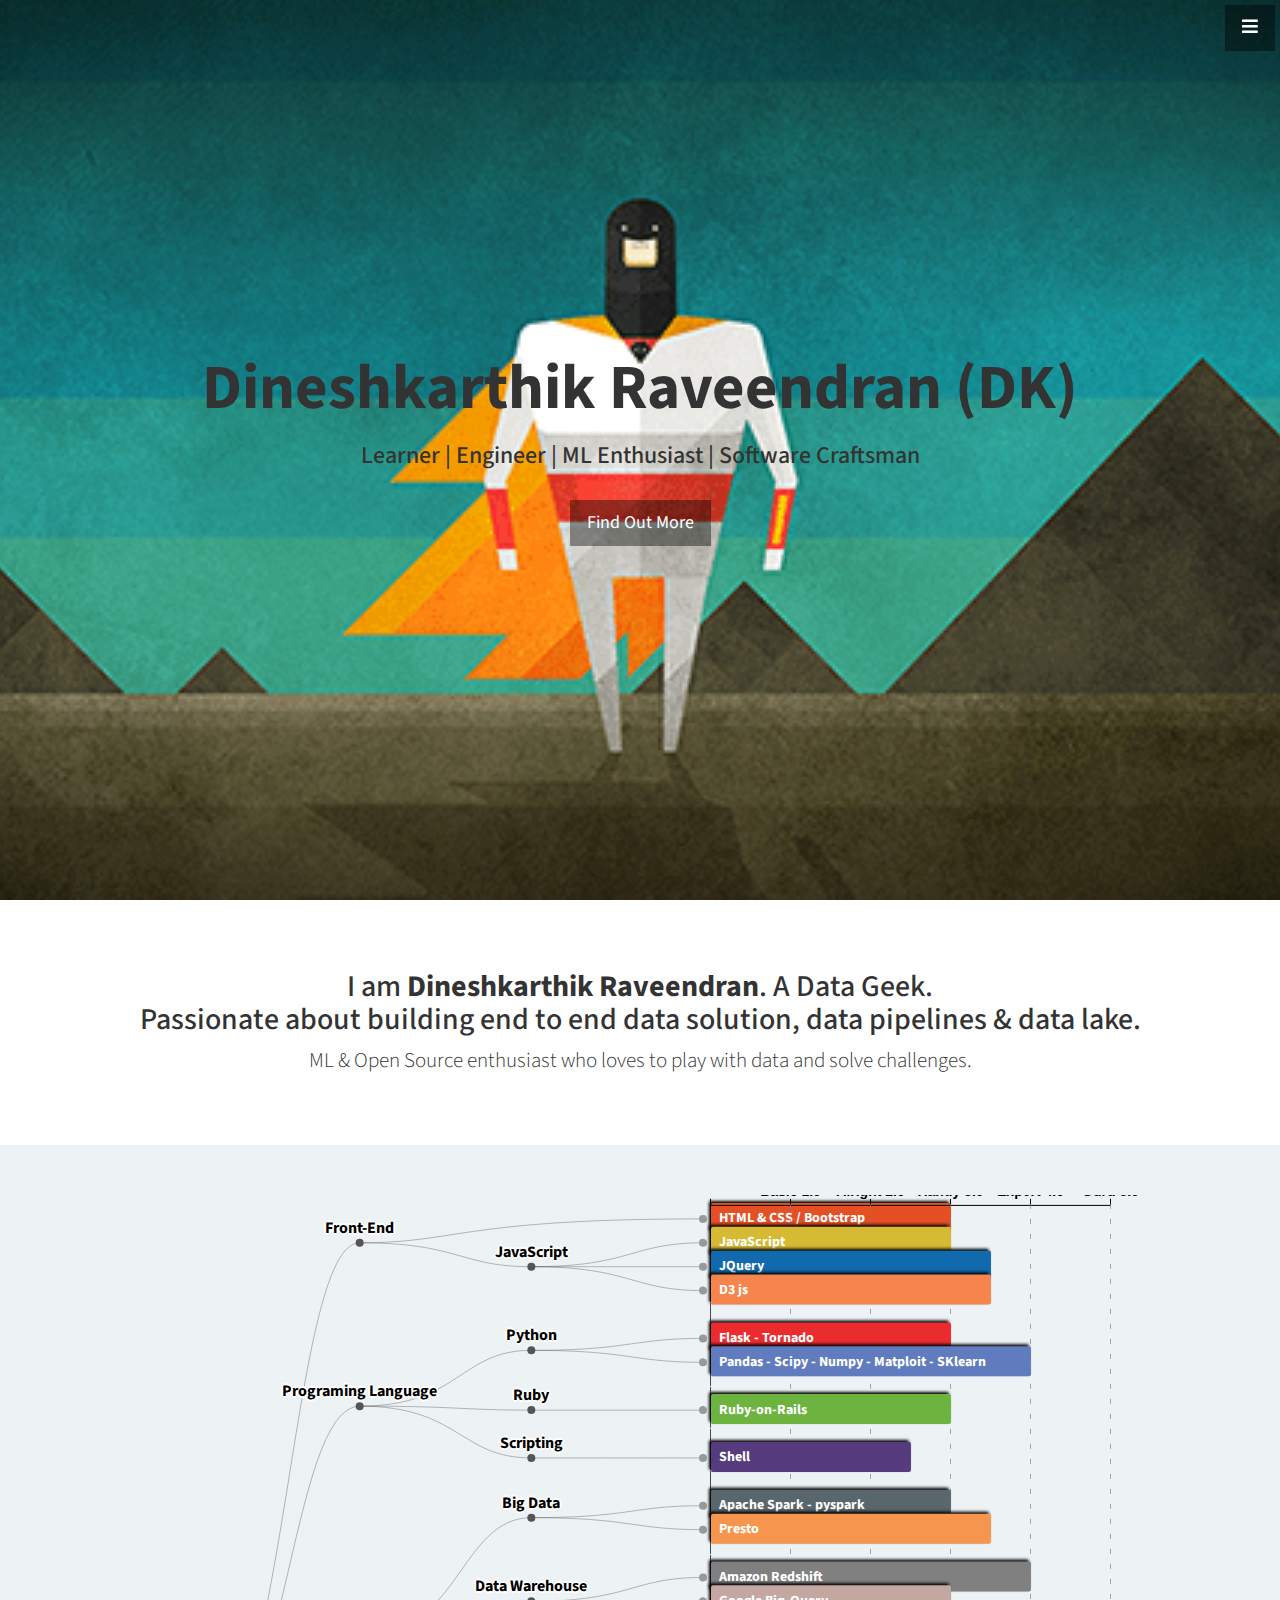
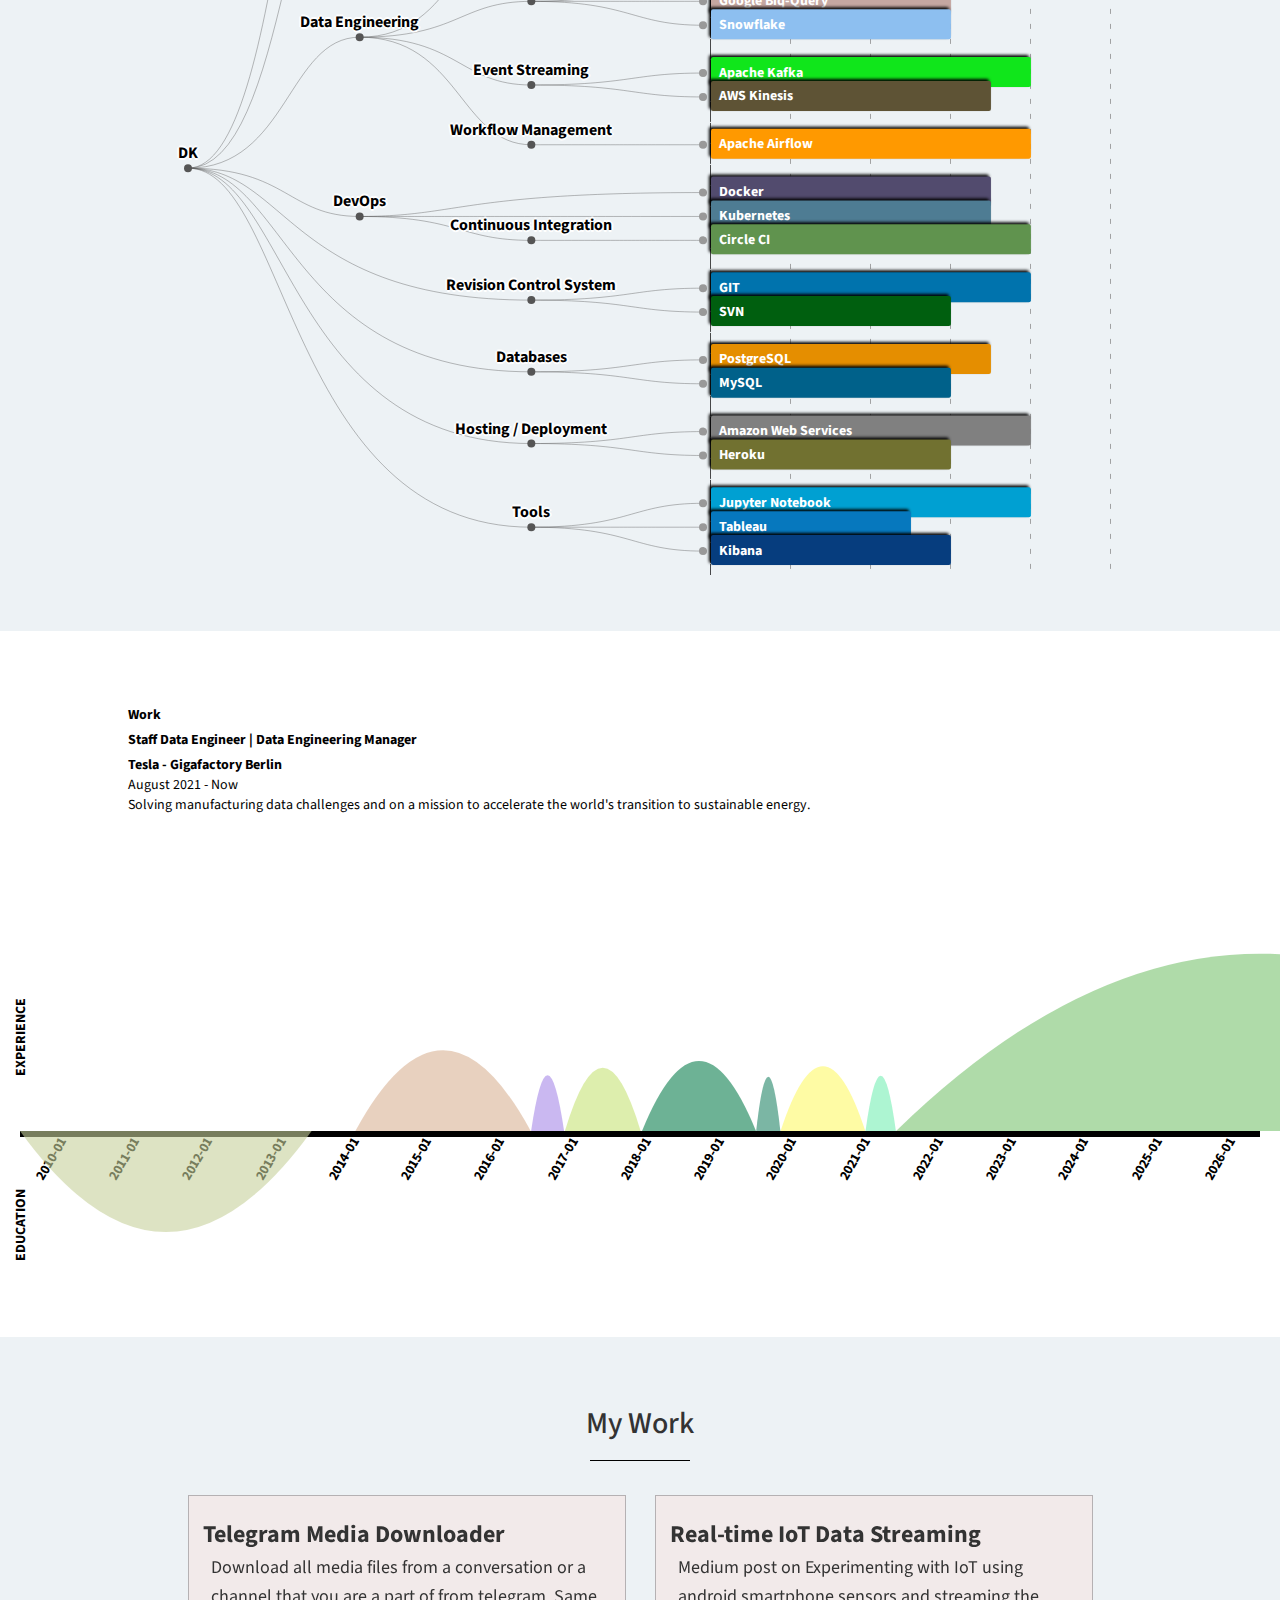
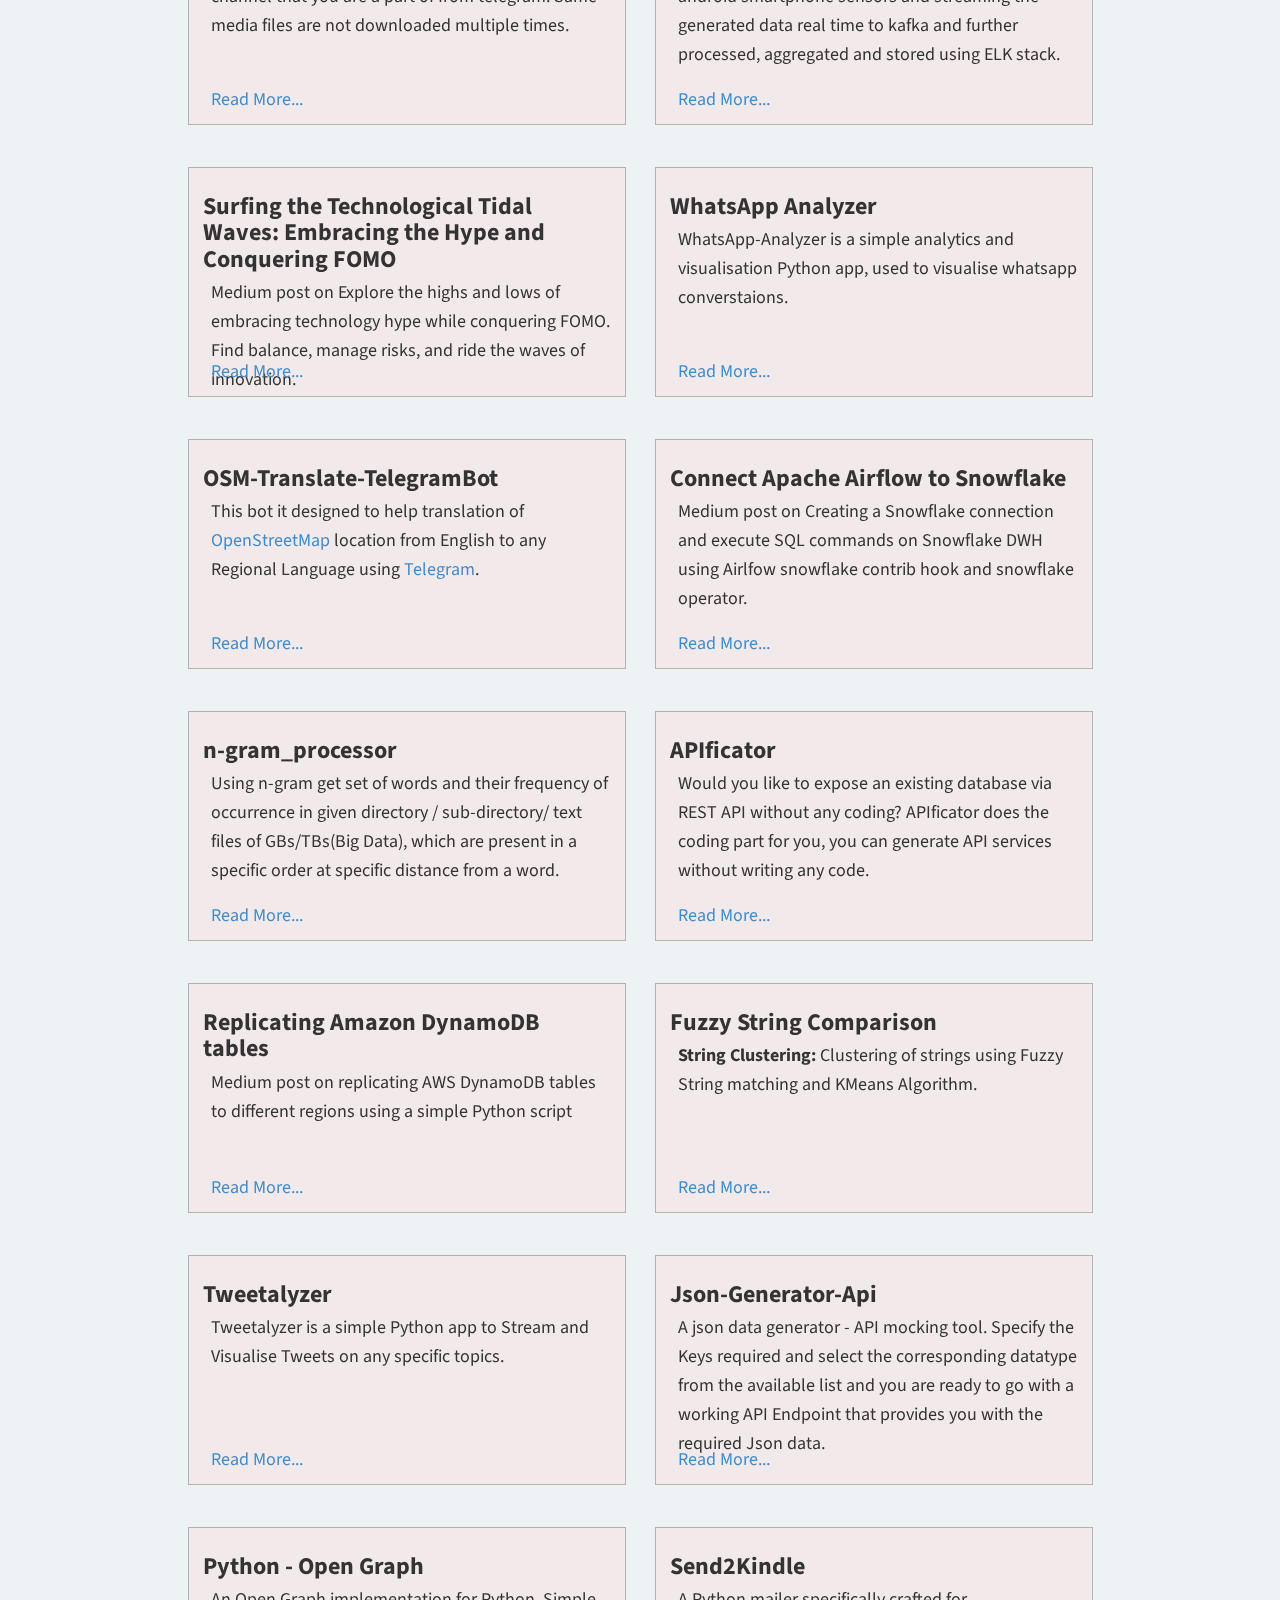
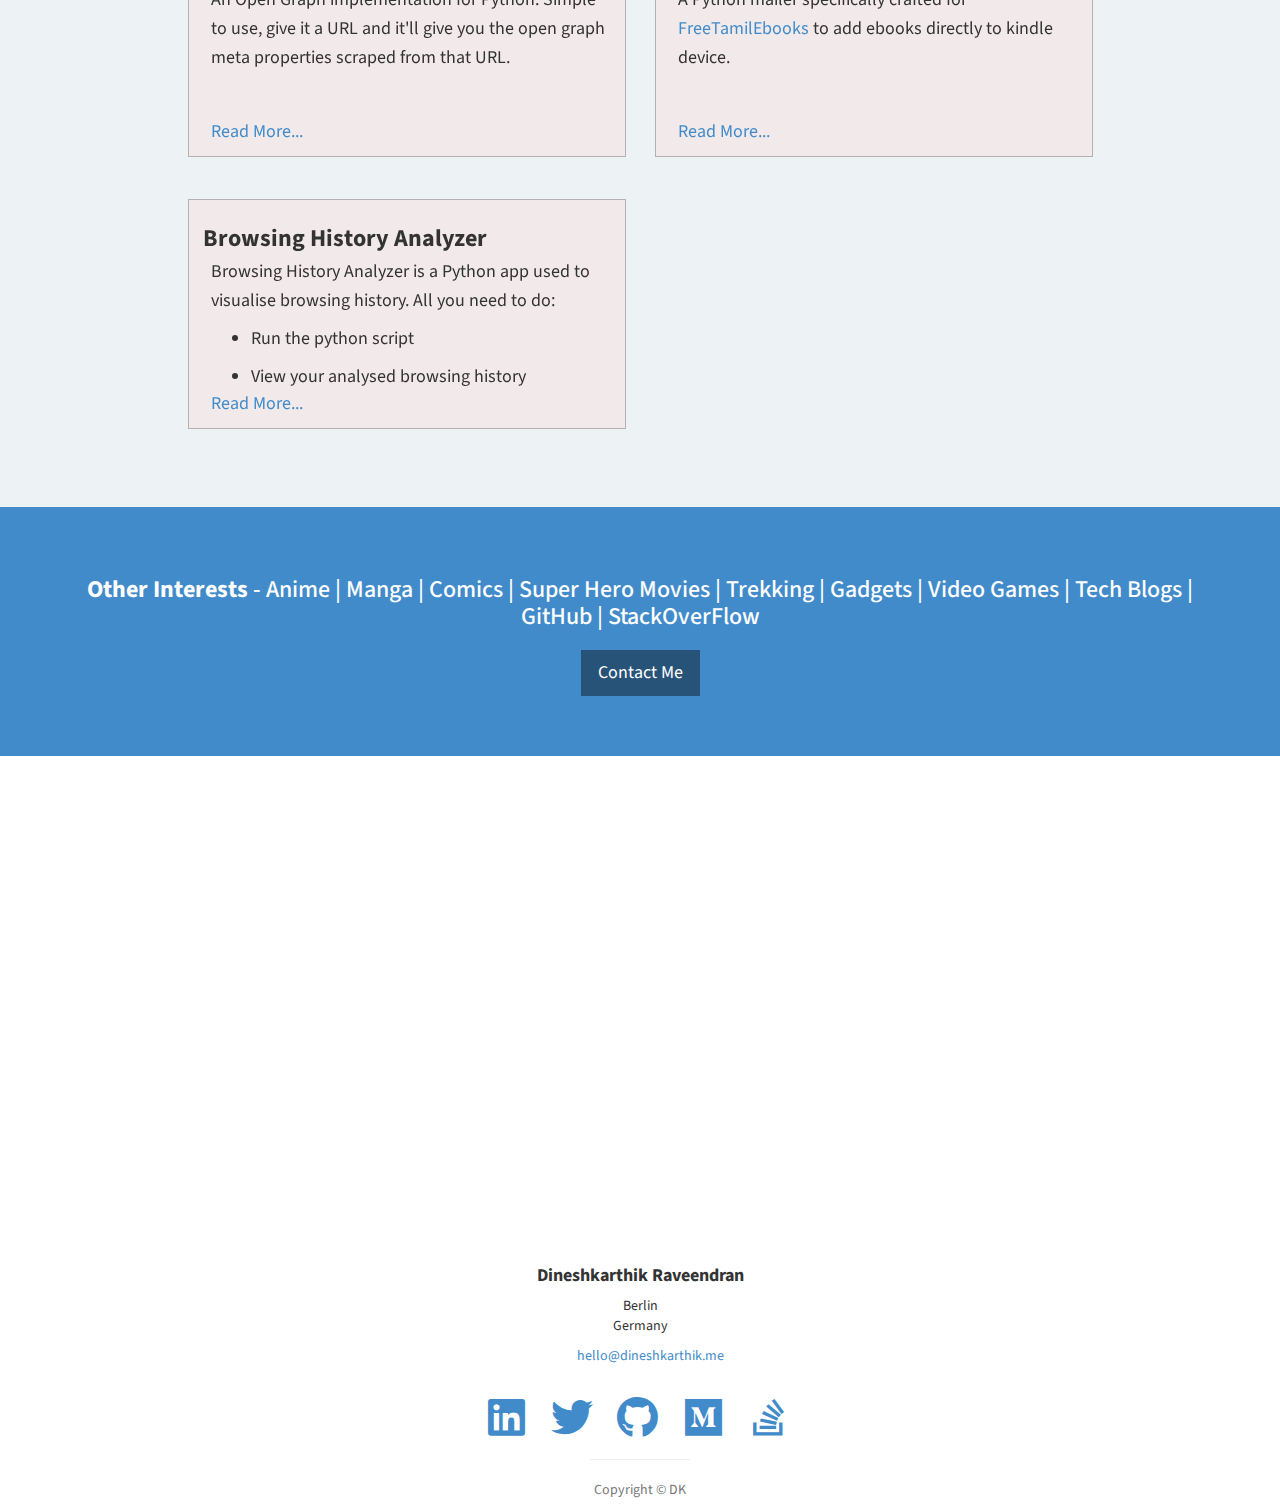
<file: index.html>
<!DOCTYPE html>
<html lang="en">

<head>

    <meta charset="utf-8">
    <meta http-equiv="X-UA-Compatible" content="IE=edge">
    <meta name="viewport" content="width=1024">
    <meta name="title" content="Hello, World! It's DineshKarthik Raveendran">
    <meta name="author" content="Dineshkarthik">
    <meta name="description" content="Data Geek. I'd rather overdose on data than get withdrawal symptoms - Dineshkarthik Raveendran">

    <meta property="og:site_name" content="Hello, World! It's DineshKarthik Raveendran">
    <meta property="og:title" content="Hello, World! It's DineshKarthik Raveendran" />
    <meta property="og:description" content="Data Geek. I'd rather overdose on data than get withdrawal symptoms - Dineshkarthik Raveendran" />
    <meta property="og:image" itemprop="image" content="https://dineshkarthik.me/img/preview_image.png">
    <meta property="og:image:width" content="300">
    <meta property="og:image:height" content="200">
    <meta property="og:type" content="website" />
    <meta property="og:updated_time" content="1440432930" />

    <title>Hello, World! It's Dineshkarthik Raveendran</title>

    <!-- Bootstrap Core CSS -->
    <link href="./css/bootstrap.uncss.min.css" rel="preload" as="style" onload="this.rel='stylesheet'">
    <noscript>
        <link rel="stylesheet" href="./css/bootstrap.uncss.min.css">
    </noscript>

    <!-- Custom CSS -->
    <link href="./css/stylish-portfolio.css" rel="preload" as="style" onload="this.rel='stylesheet'">
    <noscript>
        <link rel="stylesheet" href="./css/stylish-portfolio.css">
    </noscript>

    <!-- Pre-connect perfomance tweeak -->
    <link rel="preconnect" href="https://fonts.googleapis.com">
    <link rel="preconnect" href="https://maps.gstatic.com">
    <link rel="preconnect" href="https://www.google-analytics.com">

    <!-- Custom Fonts -->
    <link href="./fonts/font-awesome/css/all.uncss.min.css" rel="preload" as="style" onload="this.rel='stylesheet'">
    <noscript>
        <link rel="stylesheet" href="./fonts/font-awesome/css/all.uncss.min.css">
    </noscript>
    <link href="https://fonts.googleapis.com/css?family=Source+Sans+Pro:300,400,700,300italic,400italic,700italic&display=swap" rel="stylesheet" type="text/css">
    <link href="./img/favicon.ico" rel="shortcut icon" type="image/vnd.microsoft.icon" />
    <!--[if lt IE 9]>
        <script src="https://oss.maxcdn.com/libs/html5shiv/3.7.0/html5shiv.js"></script>
        <script src="https://oss.maxcdn.com/libs/respond.js/1.4.2/respond.min.js"></script>
    <![endif]-->

    <!-- Favicon -->
    <link rel="shortcut icon" href="./img/favicon.ico">
    <!-- Global site tag (gtag.js) - Google Analytics -->
    <script async src="https://www.googletagmanager.com/gtag/js?id=G-287B2F3L8T"></script>
    <script>
      window.dataLayer = window.dataLayer || [];
      function gtag(){dataLayer.push(arguments);}
      gtag('js', new Date());

      gtag('config', 'G-287B2F3L8T');
    </script>
</head>

<body>
    <script type="text/javascript">
        (function(window, document, dataLayerName, id) {
        window[dataLayerName]=window[dataLayerName]||[],window[dataLayerName].push({start:(new Date).getTime(),event:"stg.start"});var scripts=document.getElementsByTagName('script')[0],tags=document.createElement('script');
        function stgCreateCookie(a,b,c){var d="";if(c){var e=new Date;e.setTime(e.getTime()+24*c*60*60*1e3),d="; expires="+e.toUTCString();f="; SameSite=Strict"}document.cookie=a+"="+b+d+f+"; path=/"}
        var isStgDebug=(window.location.href.match("stg_debug")||document.cookie.match("stg_debug"))&&!window.location.href.match("stg_disable_debug");stgCreateCookie("stg_debug",isStgDebug?1:"",isStgDebug?14:-1);
        var qP=[];dataLayerName!=="dataLayer"&&qP.push("data_layer_name="+dataLayerName),isStgDebug&&qP.push("stg_debug");var qPString=qP.length>0?("?"+qP.join("&")):"";
        tags.async=!0,tags.src="https://dineshkarthik.containers.piwik.pro/"+id+".js"+qPString,scripts.parentNode.insertBefore(tags,scripts);
        !function(a,n,i){a[n]=a[n]||{};for(var c=0;c<i.length;c++)!function(i){a[n][i]=a[n][i]||{},a[n][i].api=a[n][i].api||function(){var a=[].slice.call(arguments,0);"string"==typeof a[0]&&window[dataLayerName].push({event:n+"."+i+":"+a[0],parameters:[].slice.call(arguments,1)})}}(i[c])}(window,"ppms",["tm","cm"]);
        })(window, document, 'dataLayer', 'eae8d603-0886-491b-a89f-c2da313cd13d');
    </script>

    <!-- Navigation -->
    <a id="menu-toggle" href="#" class="btn btn-dark btn-lg toggle"><i class="fa fa-bars"></i></a>
    <nav id="sidebar-wrapper">
        <ul class="sidebar-nav">
            <a id="menu-close" href="#" class="btn btn-light btn-lg pull-right toggle"><i class="fa fa-times"></i></a>
            <li class="sidebar-brand">
                <a href="#top">Dineshkarthik</a>
            </li>
            <li>
                <a href="#top">Home</a>
            </li>
            <li>
                <a href="#about">About</a>
            </li>
            <li>
                <a href="#services">Skills</a>
            </li>
            <li>
                <a href="#portfolio">Experience</a>
            </li>
            <li>
                <a href="#contact">Contact</a>
            </li>
        </ul>
    </nav>

    <!-- Header -->
    <header id="top" class="header">
        <div class="text-vertical-center">
            <h1>Dineshkarthik Raveendran (DK)</h1>
            <h3>Learner | Engineer | ML Enthusiast | Software Craftsman</h3>
            <br>
            <a href="#about" class="btn btn-dark btn-lg">Find Out More</a>
        </div>
    </header>

    <!-- About -->
    <section id="about" class="about">

        <div class="container">
            <div class="row">
                <div class="col-lg-12 text-center">
                    <h2 class="alt">I am <strong> Dineshkarthik Raveendran</strong>. A Data Geek.<br />
                                Passionate about building end to end data solution, data pipelines & data lake.</h2>
                    <p class="lead">ML & Open Source enthusiast who loves to play with data and solve challenges.</p>
                </div>
            </div>
            <!-- /.row -->
        </div>
        <!-- /.container -->
    </section>

    <section id="services" class="services bg-primary" style="background-color: #EDF2F5; margin-left: 0">
        <div class="container">
            <div class="row text-center">
                <div class="col-lg-10 col-lg-offset-1" id="bar">
                </div>
                <!-- /.col-lg-10 -->
            </div>
            <!-- /.row -->
        </div>
        <!-- /.container -->
    </section>

    <aside class="callout">
        <div class="text-vertical-center" id="experience">
        </div>
    </aside>

    <!-- Portfolio -->
    <section id="portfolio" class="portfolio" style="background-color: #EDF2F5">
        <div class="container" style="">
            <div class="row">
                <div class="col-lg-10 col-lg-offset-1 text-center">
                    <h2>My Work</h2>
                    <hr class="small" style="border-top: 1px solid black;">
                    <div class="row slider projects">
                        <div class="col-md-6">
                            <div class="portfolio-item hvr-grow feature-box">
                                <h4>Telegram Media Downloader</h4>
                                <p>Download all media files from a conversation or a channel that you are a part of from telegram. Same media files are not downloaded multiple times.</p>
                                <a href="https://github.com/Dineshkarthik/telegram_media_downloader" target="_blank">
                                    <p class="bottom-right">Read More...</p>
                                </a>
                            </div>
                        </div>
                        <div class="col-md-6">
                            <div class="portfolio-item hvr-grow feature-box">
                                <h4>Real-time IoT Data Streaming</h4>
                                <p>Medium post on Experimenting with IoT using android smartphone sensors and streaming the generated data real time to kafka and further processed, aggregated and stored using ELK stack.</p>
                                <a href="https://itnext.io/real-time-iot-data-streaming-from-old-smartphone-e9fbee6ecc91" target="_blank">
                                    <p class="bottom-right">Read More...</p>
                                </a>
                            </div>
                        </div>
                        <div class="col-md-6">
                            <div class="portfolio-item hvr-grow feature-box">
                                <h4>Surfing the Technological Tidal Waves: Embracing the Hype and Conquering FOMO</h4>
                                <p>Medium post on Explore the highs and lows of embracing technology hype while conquering FOMO. Find balance, manage risks, and ride the waves of innovation.</p>
                                <a href="https://itnext.io/real-time-iot-data-streaming-from-old-smartphone-e9fbee6ecc91" target="_blank">
                                    <p class="bottom-right">Read More...</p>
                                </a>
                            </div>
                        </div>
                        <div class="col-md-6">
                            <div class="portfolio-item hvr-grow feature-box">
                                <h4>WhatsApp Analyzer</h4>
                                <p>WhatsApp-Analyzer is a simple analytics and visualisation Python app, used to visualise whatsapp converstaions.</p>
                                <a href="https://github.com/Dineshkarthik/Whatsapp-analyzer" target="_blank">
                                    <p class="bottom-right">Read More...</p>
                                </a>
                            </div>
                        </div>
                        <div class="col-md-6">
                            <div class="portfolio-item hvr-grow feature-box">
                                <h4>OSM-Translate-TelegramBot</h4>
                                <p>This bot it designed to help translation of <a href="https://www.openstreetmap.org/">OpenStreetMap</a> location from English to any Regional Language using <a href="https://web.telegram.org/">Telegram</a>.</p>
                                <a href="https://github.com/Dineshkarthik/OSM-Translate-TelegramBot" target="_blank">
                                    <p class="bottom-right">Read More...</p>
                                </a>
                            </div>
                        </div>
                        <div class="col-md-6">
                            <div class="portfolio-item hvr-grow feature-box">
                                <h4>Connect Apache Airflow to Snowflake</h4>
                                <p>Medium post on Creating a Snowflake connection and execute SQL commands on Snowflake DWH using Airlfow snowflake contrib hook and snowflake operator.</p>
                                <a href="https://itnext.io/connect-apache-airflow-to-snowflake-data-warehouse-37936a9edfa1" target="_blank">
                                    <p class="bottom-right">Read More...</p>
                                </a>
                            </div>
                        </div>
                        <div class="col-md-6">
                            <div class="portfolio-item hvr-grow feature-box">
                                <h4>n-gram_processor</h4>
                                <p>Using n-gram get set of words and their frequency of occurrence in given directory / sub-directory/ text files of GBs/TBs(Big Data), which are present in a specific order at specific distance from a word.</p>
                                <a href="https://github.com/Dineshkarthik/n-gram_processor" target="_blank">
                                    <p class="bottom-right">Read More...</p>
                                </a>
                            </div>
                        </div>
                        <div class="col-md-6">
                            <div class="portfolio-item hvr-grow feature-box">
                                <h4>APIficator</h4>
                                <p>Would you like to expose an existing database via REST API without any coding? APIficator does the coding part for you, you can generate API services without writing any code.</p>
                                <a href="https://github.com/Dineshkarthik/APIficator" target="_blank">
                                    <p class="bottom-right">Read More...</p>
                                </a>
                            </div>
                        </div>
                        <div class="col-md-6">
                            <div class="portfolio-item hvr-grow feature-box">
                                <h4>Replicating Amazon DynamoDB tables</h4>
                                <p>Medium post on replicating AWS DynamoDB tables to different regions using a simple Python script</p>
                                <a href="https://medium.com/analytics-vidhya/replicating-amazon-dynamodb-tables-in-different-region-1299b3eca2ae" target="_blank">
                                    <p class="bottom-right">Read More...</p>
                                </a>
                            </div>
                        </div>
                        <div class="col-md-6">
                            <div class="portfolio-item hvr-grow feature-box">
                                <h4>Fuzzy String Comparison</h4>
                                <p><b>String Clustering:</b> Clustering of strings using Fuzzy String matching and KMeans Algorithm.</p>
                                <a href="https://github.com/Dineshkarthik/FuzzyStringComparison" target="_blank">
                                    <p class="bottom-right">Read More...</p>
                                </a>
                            </div>
                        </div>
                        <div class="col-md-6">
                            <div class="portfolio-item hvr-grow feature-box">
                                <h4>Tweetalyzer</h4>
                                <p>Tweetalyzer is a simple Python app to Stream and Visualise Tweets on any specific topics.</p>
                                <a href="https://github.com/Dineshkarthik/tweetalyzer" target="_blank">
                                    <p class="bottom-right">Read More...</p>
                                </a>
                            </div>
                        </div>
                        <div class="col-md-6">
                            <div class="portfolio-item hvr-grow feature-box">
                                <h4>Json-Generator-Api</h4>
                                <p>A json data generator - API mocking tool. Specify the Keys required and select the corresponding datatype from the available list and you are ready to go with a working API Endpoint that provides you with the required Json data.</p>
                                <a href="https://github.com/Dineshkarthik/json-generator-api" target="_blank">
                                    <p class="bottom-right">Read More...</p>
                                </a>
                            </div>
                        </div>
                        <div class="col-md-6">
                            <div class="portfolio-item hvr-grow feature-box">
                                <h4>Python - Open Graph</h4>
                                <p>An Open Graph implementation for Python. Simple to use, give it a URL and it'll give you the open graph meta properties scraped from that URL.</p>
                                <a href="https://github.com/Dineshkarthik/open_graph" target="_blank">
                                    <p class="bottom-right">Read More...</p>
                                </a>
                            </div>
                        </div>
                        <div class="col-md-6">
                            <div class="portfolio-item hvr-grow feature-box">
                                <h4>Send2Kindle</h4>
                                <p>A Python mailer specifically crafted for <a href="https://freetamilebooks.com/">FreeTamilEbooks</a> to add ebooks directly to kindle device.</p>
                                <a href="https://github.com/Dineshkarthik/Send2Kindle" target="_blank">
                                    <p class="bottom-right">Read More...</p>
                                </a>
                            </div>
                        </div>
                        <div class="col-md-6">
                            <div class="portfolio-item hvr-grow feature-box">
                                <h4>Browsing History Analyzer</h4>
                                <p>Browsing History Analyzer is a Python app used to visualise browsing history. All you need to do:
                                    <ul>
                                        <li>Run the python script</li>
                                        <li>View your analysed browsing history</li>
                                    </ul>
                                </p>
                                <a href="https://github.com/Dineshkarthik/browsing_history_viz" target="_blank">
                                    <p class="bottom-right">Read More...</p>
                                </a>
                            </div>
                        </div>
                    </div>
                    <div class="arr"></div>
                </div>
                <!-- /.col-lg-10 -->
            </div>
            <!-- /.row -->
        </div>
        <!-- /.container -->
    </section>

    <aside class="call-to-action bg-primary">
        <div class="container">
            <div class="row">
                <div class="col-lg-12 text-center">
                    <h3><p><strong>Other Interests </strong> -  Anime | Manga | Comics | Super Hero Movies | Trekking | Gadgets | Video Games | Tech Blogs | GitHub | StackOverFlow </p></h3>
                    <a href="#contact" class="btn btn-lg btn-dark">Contact Me</a>
                </div>
            </div>
        </div>
    </aside>

    <!-- Map -->
    <section id="contact" class="map">
        <iframe title="map" src="https://www.google.com/maps/embed?pb=!1m18!1m12!1m3!1d310846.4201145965!2d13.144555605815256!3d52.50651327520518!2m3!1f0!2f0!3f0!3m2!1i1024!2i768!4f13.1!3m3!1m2!1s0x47a84e373f035901%3A0x42120465b5e3b70!2sBerlin!5e0!3m2!1sen!2sde!4v1578931765790!5m2!1sen!2sde" width="100%" height="80%" frameborder="0" style="border:0"></iframe>
        <br />
        <small>
            <a href="https://www.google.com/maps/embed?pb=!1m18!1m12!1m3!1d310846.4201145965!2d13.144555605815256!3d52.50651327520518!2m3!1f0!2f0!3f0!3m2!1i1024!2i768!4f13.1!3m3!1m2!1s0x47a84e373f035901%3A0x42120465b5e3b70!2sBerlin!5e0!3m2!1sen!2sde!4v1578931765790!5m2!1sen!2sde"></a>
        </small>
        </iframe>
    </section>

    <!-- Footer -->
    <footer>
        <div class="container">
            <div class="row">
                <div class="col-lg-10 col-lg-offset-1 text-center">
                    <h4><strong>Dineshkarthik Raveendran</strong>
                    </h4>
                    <p>Berlin
                        <br>Germany</p>
                    <ul class="list-unstyled">
                        <!-- <li><i class="fa fa-phone fa-fw"></i> </li> -->
                        <li><i class="fa fa-envelope-o fa-fw"></i> <a href="mailto:hello@dineshkarthik.me">hello@dineshkarthik.me</a>
                        </li>
                    </ul>
                    <br>
                    <ul class="list-inline">
                        <li>
                            <a href="https://in.linkedin.com/in/dineshkarthik-r" target="_blank"><i class="fab fa-linkedin fa-fw fa-3x"></i></a>
                        </li>
                        <li>
                            <a href="https://twitter.com/DineshKarthikR" target="_blank"><i class="fab fa-twitter fa-fw fa-3x"></i></a>
                        </li>
                        <li>
                            <a href="https://github.com/dineshkarthik" target="_blank"><i class="fab fa-github fa-fw fa-3x"></i></a>
                        </li>
                        <li>
                            <a href="https://medium.com/@dineshkarthik.r" target="_blank"><i class="fab fa-medium fa-fw fa-3x"></i></a>
                        </li>
                        <li>
                            <a href="https://stackoverflow.com/story/dineshkarthik" target="_blank"><i class="fab fa-stack-overflow fa-fw fa-3x"></i></a>
                        </li>
                    </ul>
                    <hr class="small">
                    <p class="text-muted">Copyright &copy; DK</p>
                </div>
            </div>
        </div>
    </footer>

    <!-- css -->
    <link href="./css/custom.css" rel="stylesheet">
    <link href="./css/hover.uncss.min.css" rel="stylesheet">
    <link href="./css/slick.css" rel="stylesheet">

    <script src="https://code.jquery.com/jquery-3.4.1.min.js" integrity="sha256-CSXorXvZcTkaix6Yvo6HppcZGetbYMGWSFlBw8HfCJo=" crossorigin="anonymous"></script>
    <script src="./js/bootstrap.min.js" async></script>

    <script src="./js/d3.min.js"></script>
    <script src="./js/console.image.min.js"></script>
    <script src="./js/slick.min.js"></script>
    <script src="./js/packed.js"></script>

    <!-- Custom Theme JavaScript -->
    <script>
        // Closes the sidebar menu
        $("#menu-close").click(function(e) {
            e.preventDefault();
            $("#sidebar-wrapper").toggleClass("active");
        });

        // Opens the sidebar menu
        $("#menu-toggle").click(function(e) {
            e.preventDefault();
            $("#sidebar-wrapper").toggleClass("active");
        });

        // Scrolls to the selected menu item on the page
        $(function() {
            $('a[href*=\\#]:not([href=\\#])').click(function() {
                if (location.pathname.replace(/^\//, '') == this.pathname.replace(/^\//, '') || location.hostname == this.hostname) {

                    var target = $(this.hash);
                    target = target.length ? target : $('[name=' + this.hash.slice(1) + ']');
                    if (target.length) {
                        $('html,body').animate({
                            scrollTop: target.offset().top
                        }, 1000);
                        return false;
                    }
                }
            });
        });
    </script>

</body>

</html>
</file>
<file: css/custom.css>
.link {
    fill: none;
    stroke: #555;
    stroke-opacity: 0.4;
    stroke-width: 1px;
}
text {
    /*font-family: "Arial Black", Gadget, sans-serif;*/
    fill: black;
    font-weight: bold;
    font-size: 14px;
    font-display: swap;
}

.xAxis .tick text{
    fill: black;
}
.grid .tick line{
    stroke: grey;
    stroke-dasharray: 5, 10;
    opacity: 0.7;
}
.grid path{
    stroke-width: 0;
}

.node circle {
    fill: #999;
}
.node--internal circle {
    fill: #555;
}
.node--internal text {
    font-size: 16px;
    text-shadow: 0 2px 0 #fff, 0 -2px 0 #fff, 2px 0 0 #fff, -2px 0 0 #fff;
}
.node--leaf text {
    fill: white;
}
.ballG text {
    fill: white;
}

.shadow {
    -webkit-filter: drop-shadow( -1.5px -1.5px 1.5px #000 );
    filter: drop-shadow( -1.5px -1.5px 1.5px #000 );
}

.projects{
    /*background: aliceblue;*/
    height: 305px;
    margin: 5px;
}

.feature-box {
    border: 1px solid #b5b1b3;
    padding: 1em;
    padding-bottom: 1.25em;
    margin-top: 1em;
    margin-bottom: 2em;
    text-align: left;
    height: 230px;
    background-color: #F2EAEA;
    position: relative;
}

.feature-box h4 {
    font-size: 24px;
    font-weight: bold;
    margin-top: 0.5em;
    margin-bottom: 0.25em;
    padding-bottom: 0;
}

.feature-box p, .feature-box li {
    margin-left: 0.45em;
    margin-bottom: 0.25em;
    font-size: 18px;
    line-height: 1.6;
    margin-bottom: 0.5em;
}
.bottom-right {
    position:absolute;
    bottom:0;
    /*right: 0;*/
}

/*.feature-box:hover {
    -webkit-animation: shake 1s;
    animation: shake 1s;
}*/


.slick-prev {
    position: absolute;
    background: url(../img/sprite.png) -50px -40px no-repeat;
    display: block;
    height: 40px;
    width: 30px;
    text-indent: -9999px;
    top: 50%;
    margin-top: -20px;
    left: -25px;
    padding: 0px;
}


.slick-next {
    position: absolute;
    background: url(../img/sprite.png) -90px -40px no-repeat;
    display: block;
    height: 40px;
    width: 30px;
    text-indent: -9999px;
    top: 50%;
    margin-top: -20px;
    right: -25px;
    padding: 0px;
}

.slick-prev.slick-disabled {
   background-position: -50px -90px;
}
.slick-next.slick-disabled {
    background-position: -90px -90px;
}
.slick-dots {
    position: absolute;
    bottom: -30px;
    list-style: none;
    display: block;
    text-align: center;
    padding: 0px;
    width: 100%;
}
</file>
<file: css/stylish-portfolio.css>
/*!
 * Start Bootstrap - Stylish Portfolio Bootstrap Theme (http://startbootstrap.com)
 * Code licensed under the Apache License v2.0.
 * For details, see http://www.apache.org/licenses/LICENSE-2.0.
 */

/* Global Styles */

html,
body {
    width: 100%;
    height: 100%;
}

body {
    font-family: "Source Sans Pro","Helvetica Neue",Helvetica,Arial,sans-serif;
    font-display: swap;
}

.text-vertical-center {
    display: table-cell;
    text-align: center;
    vertical-align: middle;
}

.text-vertical-center h1 {
    margin: 0;
    padding: 0;
    font-size: 4.5em;
    font-weight: 700;
}

/* Custom Button Styles */

.btn-dark {
    border-radius: 0;
    color: #fff;
    background-color: rgba(0,0,0,0.4);
}

.btn-dark:hover,
.btn-dark:focus,
.btn-dark:active {
    color: #fff;
    background-color: rgba(0,0,0,0.7);
}

.btn-light {
    border-radius: 0;
    color: #333;
    background-color: rgb(255,255,255);
}

.btn-light:hover,
.btn-light:focus,
.btn-light:active {
    color: #333;
    background-color: rgba(255,255,255,0.8);
}

/* Custom Horizontal Rule */

hr.small {
    max-width: 100px;
}

/* Side Menu */

#sidebar-wrapper {
    z-index: 1000;
    position: fixed;
    right: 0;
    width: 250px;
    height: 100%;
    margin-right: -250px;
    overflow-y: auto;
    background: #222;
    -webkit-transition: all 0.4s ease 0s;
    -moz-transition: all 0.4s ease 0s;
    -ms-transition: all 0.4s ease 0s;
    -o-transition: all 0.4s ease 0s;
    transition: all 0.4s ease 0s;
}

.sidebar-nav {
    position: absolute;
    top: 0;
    width: 250px;
    margin: 0;
    padding: 0;
    list-style: none;
}

.sidebar-nav li {
    text-indent: 20px;
    line-height: 40px;
}

.sidebar-nav li a {
    display: block;
    text-decoration: none;
    color: #999;
}

.sidebar-nav li a:hover {
    text-decoration: none;
    color: #fff;
    background: rgba(255,255,255,0.2);
}

.sidebar-nav li a:active,
.sidebar-nav li a:focus {
    text-decoration: none;
}

.sidebar-nav > .sidebar-brand {
    height: 55px;
    font-size: 18px;
    line-height: 55px;
}

.sidebar-nav > .sidebar-brand a {
    color: #999;
}

.sidebar-nav > .sidebar-brand a:hover {
    color: #fff;
    background: none;
}

#menu-toggle {
    z-index: 1;
    position: fixed;
    top: 0;
    right: 0;
}

#sidebar-wrapper.active {
    right: 250px;
    width: 250px;
    -webkit-transition: all 0.4s ease 0s;
    -moz-transition: all 0.4s ease 0s;
    -ms-transition: all 0.4s ease 0s;
    -o-transition: all 0.4s ease 0s;
    transition: all 0.4s ease 0s;
}

.toggle {
    margin: 5px 5px 0 0;
}

/* Header */

.header {
    display: table;
    position: relative;
    width: 100%;
    height: 100%;
    background: url(../img/bg.png) no-repeat center center scroll;
    -webkit-background-size: cover;
    -moz-background-size: cover;
    background-size: cover;
    -o-background-size: cover;
}

/* About */

.about {
    padding: 50px 0;
}

/* Services */

.services {
    padding: 50px 0;
}

.service-item {
    margin-bottom: 30px;
}

/* Callout */

.callout {
    display: table;
    width: 100%;
    height: 455px;
    color: #fff;
    /*background: url(../img/callout.jpg) no-repeat center center scroll;*/
    -webkit-background-size: cover;
    -moz-background-size: cover;
    background-size: cover;
    -o-background-size: cover;
}

/* Portfolio */

.portfolio {
    padding: 50px 0;
}

.portfolio-item {
    margin-bottom: 30px;
}

.img-portfolio {
    margin: 0 auto;
}

.img-portfolio:hover {
    opacity: 0.8;
}

/* Call to Action */

.call-to-action {
    padding: 50px 0;
}

.call-to-action .btn {
    margin: 10px;
}

/* Map */

.map {
    height: 500px;
}

@media(max-width:768px) {
    .map {
        height: 75%;
    }
}

/* Footer */

footer {
    padding: 0 0;
}
</file>
<file: fonts/font-awesome/css/all.uncss.min.css>
/*!
 * Font Awesome Free 5.12.0 by @fontawesome - https://fontawesome.com
 * License - https://fontawesome.com/license/free (Icons: CC BY 4.0, Fonts: SIL OFL 1.1, Code: MIT License)
 */
 .fa,.fab{-moz-osx-font-smoothing:grayscale;-webkit-font-smoothing:antialiased;display:inline-block;font-style:normal;font-variant:normal;text-rendering:auto;line-height:1}.fa-3x{font-size:3em}.fa-fw{text-align:center;width:1.25em}.fa-bars:before{content:"\f0c9"}.fa-github:before{content:"\f09b"}.fa-linkedin:before{content:"\f08c"}.fa-medium:before{content:"\f23a"}.fa-stack-overflow:before{content:"\f16c"}.fa-times:before{content:"\f00d"}.fa-twitter:before{content:"\f099"}@font-face{font-family:"Font Awesome 5 Brands";font-style:normal;font-weight:normal;font-display:auto;src:url(../webfonts/fa-brands-400.eot);src:url(../webfonts/fa-brands-400.eot?#iefix) format("embedded-opentype"),url(../webfonts/fa-brands-400.woff2) format("woff2"),url(../webfonts/fa-brands-400.woff) format("woff"),url(../webfonts/fa-brands-400.ttf) format("truetype"),url(../webfonts/fa-brands-400.svg#fontawesome) format("svg")}.fab{font-family:"Font Awesome 5 Brands"}@font-face{font-family:"Font Awesome 5 Free";font-style:normal;font-weight:400;font-display:auto;src:url(../webfonts/fa-regular-400.eot);src:url(../webfonts/fa-regular-400.eot?#iefix) format("embedded-opentype"),url(../webfonts/fa-regular-400.woff2) format("woff2"),url(../webfonts/fa-regular-400.woff) format("woff"),url(../webfonts/fa-regular-400.ttf) format("truetype"),url(../webfonts/fa-regular-400.svg#fontawesome) format("svg")}@font-face{font-family:"Font Awesome 5 Free";font-style:normal;font-weight:900;font-display:auto;src:url(../webfonts/fa-solid-900.eot);src:url(../webfonts/fa-solid-900.eot?#iefix) format("embedded-opentype"),url(../webfonts/fa-solid-900.woff2) format("woff2"),url(../webfonts/fa-solid-900.woff) format("woff"),url(../webfonts/fa-solid-900.ttf) format("truetype"),url(../webfonts/fa-solid-900.svg#fontawesome) format("svg")}.fa{font-family:"Font Awesome 5 Free"}.fa{font-weight:900}
</file>
